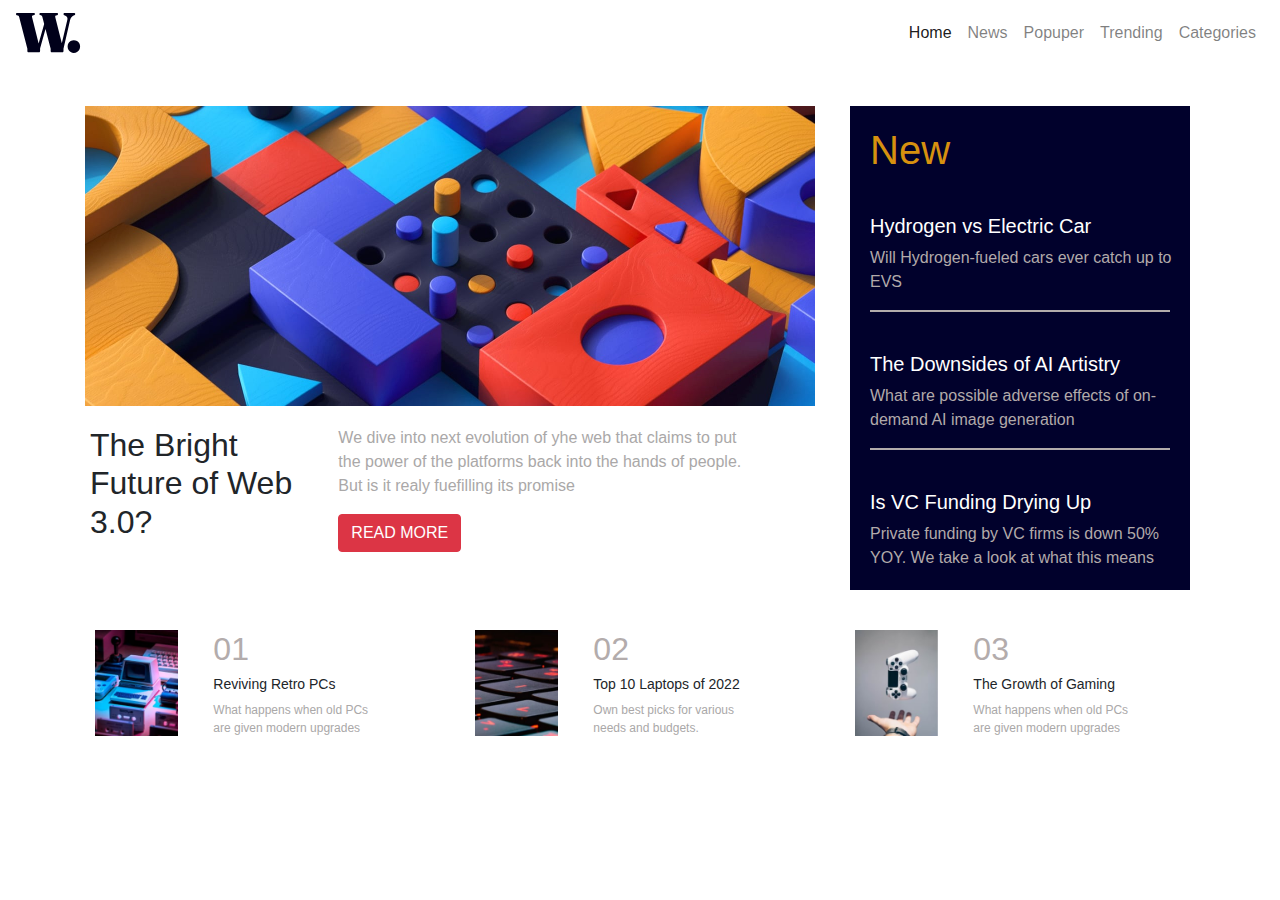
<file: index.html>
<!DOCTYPE html>
<html lang="en">
<head>
  <meta charset="UTF-8">
  <meta name="viewport" content="width=device-width, initial-scale=1.0">
  <title>Home Pages</title>
  <link href="https://maxcdn.bootstrapcdn.com/bootstrap/4.5.2/css/bootstrap.min.css" rel="stylesheet">
  <link rel="stylesheet" href="serge.css">
</head>
<body>

<nav class="navbar navbar-expand-lg navbar-light">
  <a class="navbar-brand" href="#"><img src="assets/images/logo.svg" alt=""></a>
  <button class="navbar-toggler" type="button" data-toggle="collapse" data-target="#navbarNav" aria-controls="navbarNav" aria-expanded="false" aria-label="Toggle navigation">
    <span class="navbar-toggler-icon"></span>
  </button>
  <div class="collapse navbar-collapse" id="navbarNav">
    <ul class="navbar-nav ml-auto">
      <li class="nav-item active">
        <a class="nav-link" href="#">Home <span class="sr-only">(current)</span></a>
      </li>
      <li class="nav-item">
        <a class="nav-link" href="#">News</a>
      </li>
      <li class="nav-item">
        <a class="nav-link" href="#">Popuper</a>
      </li>
      <li class="nav-item">
        <a class="nav-link" href="#">Trending</a>
      </li>
      <li class="nav-item">
        <a class="nav-link" href="#">Categories</a>
      </li>
    </ul>
  </div>
</nav>

<div class="container">
  <div class="row">
    <div class="col-lg-8"> <!-- Use 8 columns on large screens -->
      <div class="background-light"> <!-- Apply background-light class -->
        <img src="assets/images/image-web-3-desktop.jpg" class="img-fluid" alt=""> <!-- Add img-fluid class for responsive images -->
      </div>
      <div class="row">
        <div class="col-lg-4">
          <div class="data"> <!-- Apply background-light class -->
            <h2>The Bright Future of Web 3.0?</h2>
          </div> 
        </div>
        <div class="col-lg-8">
          <div class="row-data"> <!-- Apply background-light class -->
            <p>We dive into next evolution of yhe web that claims to put<br> 
              the power of the platforms back into the hands of people.<br>
              But is it realy fuefilling its promise</p>
              <button class="btn btn-danger">READ MORE</button>
          </div> 
        </div>
      </div>
    </div>
    <div class="col-lg-4">
      <div class="background-lights"> <!-- Apply background-light class -->
        <h1>New</h1>
        <h4>Hydrogen vs Electric Car</h4>
        <p>Will Hydrogen-fueled cars ever catch up to EVS</p>
        <hr class="horizontal-line"> <!-- Horizontal line after paragraph -->
        
        <h4>The Downsides of AI Artistry</h4>
        <p>What are possible adverse effects of on-demand AI image generation</p>
        <hr class="horizontal-line"> <!-- Horizontal line after paragraph -->
        
        <h4>Is VC Funding Drying Up</h4>
        <p class="padding">Private funding by VC firms is down 50% YOY. We take a look at what this means</p>
        
      </div>
    </div>
  </div>
  <br>
 <div class="row">
  <div class="col-lg-4">
    <div class="row">
      <div class="col-lg-4">
        <img src="assets/images/image-retro-pcs.jpg" alt="" class="img-fluid">
      </div>
      <div class="col-lg-6">
        <div class="data-light"> <!-- Apply background-light class -->
          <h2>01</h2>
          <h4>Reviving Retro PCs</h4>
          <p>What happens when old PCs are given modern upgrades</p>
        </div> 
      </div>
    </div>
  </div>
  <div class="col-lg-4">
    <div class="row">
      <div class="col-lg-4">
        <img src="assets/images/image-top-laptops.jpg" alt="" class="img-fluid">
      </div>
      <div class="col-lg-6">
        <div class="data-light"> <!-- Apply background-light class -->
          <h2>02</h2>
          <h4>Top 10 Laptops of 2022</h4>
          <p>Own best picks for various  needs and budgets.</p>
        </div> 
      </div>
    </div>
  </div>
  <div class="col-lg-4">
    <div class="row">
      <div class="col-lg-4">
        <img src="assets/images/image-gaming-growth.jpg" alt="" class="img-fluid">
      </div>
      <div class="col-lg-6">
        <div class="data-light"> <!-- Apply background-light class -->
          <h2>03</h2>
          <h4>The Growth of Gaming</h4>
          <p>What happens when old PCs are given modern upgrades</p>
        </div> 
      </div>
    </div>
  </div>
 </div>
</div>

<script src="https://code.jquery.com/jquery-3.5.1.slim.min.js"></script>
<script src="https://cdn.jsdelivr.net/npm/@popperjs/core@2.5.4/dist/umd/popper.min.js"></script>
<script src="https://maxcdn.bootstrapcdn.com/bootstrap/4.5.2/js/bootstrap.min.js"></script>

</body>
</html>
</file>
<file: serge.css>
.nav-link :hover{
color: red; 
}
.background-light{
    margin-top: 40px;
  }
  .background-lights{
      background-color: #01012c;
      color: white;
      margin: auto;
      padding: auto;
  }
 
  .background-lights h1{
    color:rgb(215, 145, 15);
    margin-left: 20px;
    margin-top: 40px;
    padding-top: 20px; 
  }
  .background-lights h4{
    margin-left: 20px;
    margin-top: 40px;
    font-size: 20px;
  }
  .background-lights p{
    margin-left: 20px;
    color: rgb(178, 170, 170);
  }
  .padding{
    margin-left: 20px;
    color: rgb(178, 170, 170);
    padding-bottom: 20px;
   

  }
  h4:hover {
    color: rgb(215, 145, 15); /* Change color on hover */
  }
  .col-lg-4 {
    padding-left: 20px; /* Add left padding */
    padding-right: 20px; /* Add right padding */
  }
  .horizontal-line {
    border-top: 2px solid #b3acac; /* Add border to create horizontal line */
    width: 260px;
    padding-left: 20px; /* Add left padding */
    padding-right: 20px; /* Add right padding */
  }
  .data  {
    padding-top: 20px;
  }
.row-data{
    padding-top: 20px;
    font-size:16px; 
    color: #aaa8a8;
    margin-right: 60px;
    
}
.data-light h2{
    color: #b3acac;
}
.data-light h4{
    font-size: 14px;
}
.data-light p{
    font-size: 12px;
    color: #aaa8a8;
}
.data-light h4:hover {
    color: red; /* Change color on hover */
  }
</file>
